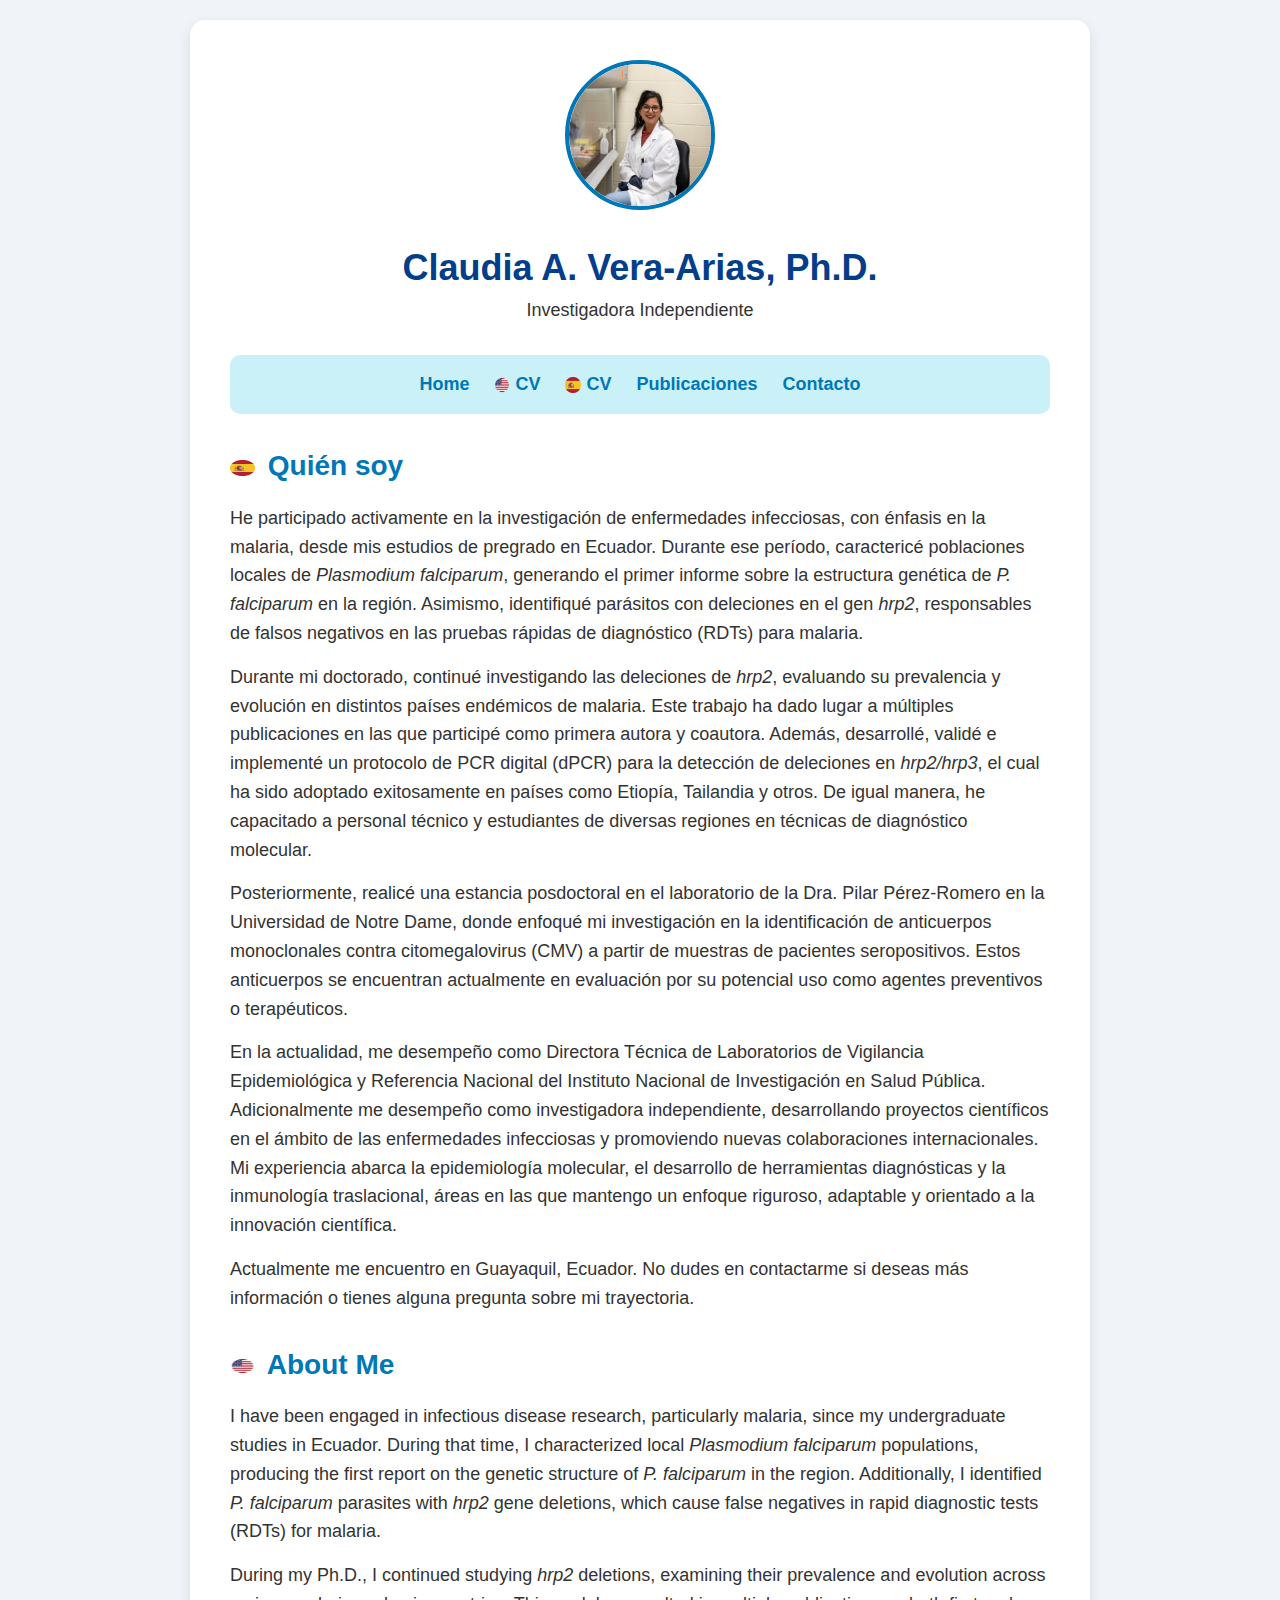
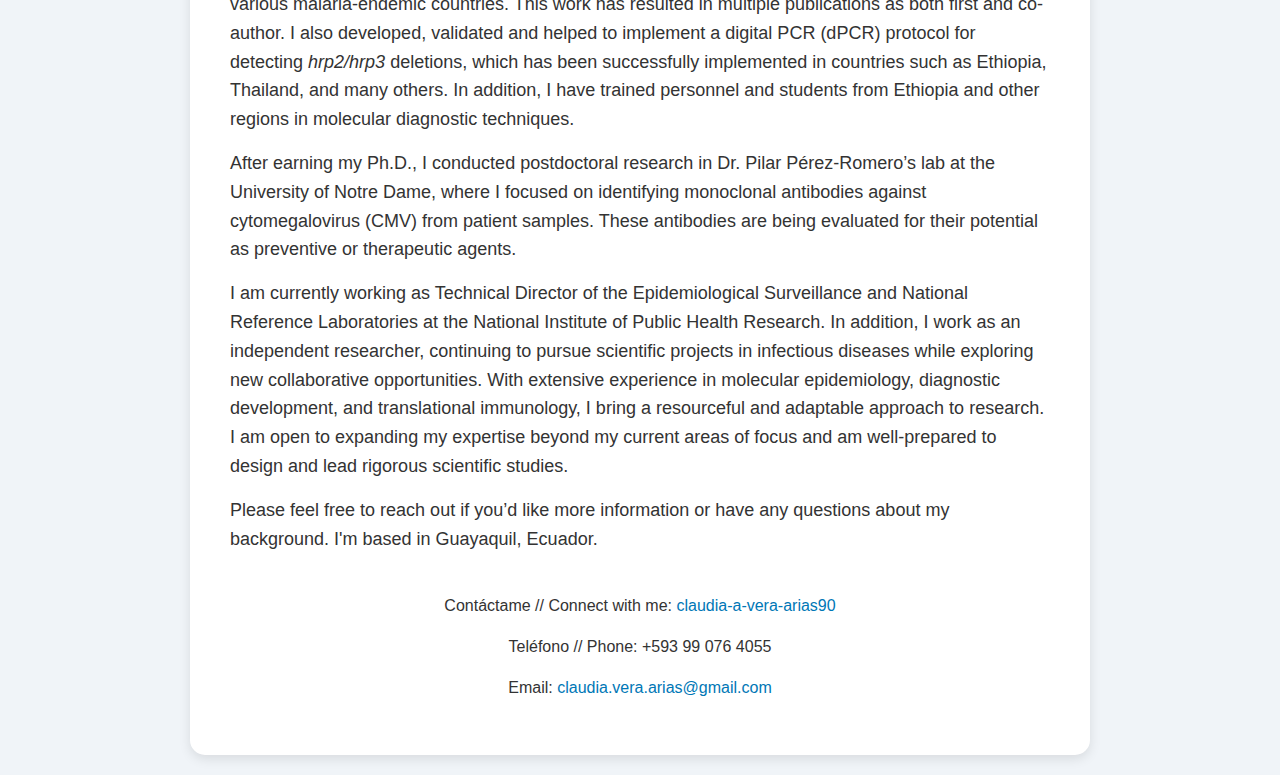
<file: index.html>
<!DOCTYPE html>
<html lang="en">
<head>
  <meta charset="UTF-8" />
  <meta name="viewport" content="width=device-width, initial-scale=1.0" />
  <title>Claudia A. Vera-Arias, Ph.D.</title>
  <style>
    /* Reset básico */
    * {
      margin: 0;
      padding: 0;
      box-sizing: border-box;
    }

    body {
      font-family: "Segoe UI", Tahoma, Geneva, Verdana, sans-serif;
      font-size: 18px;
      line-height: 1.6;
      background-color: #f0f4f8;
      color: #333;
      padding: 20px;
    }

    .container {
      max-width: 900px;
      margin: auto;
      background: #fff;
      padding: 40px;
      border-radius: 15px;
      box-shadow: 0 4px 12px rgba(0, 0, 0, 0.1);
    }

    header {
      text-align: center;
      margin-bottom: 30px;
    }

    header img {
      width: 150px;
      height: 150px;
      object-fit: cover;
      border-radius: 50%;
      border: 4px solid #0077b6;
      margin-bottom: 20px;
    }

    h1 {
      font-size: 36px;
      color: #023e8a;
    }

    h2 {
      font-size: 28px;
      margin-top: 30px;
      margin-bottom: 15px;
      color: #0077b6;
    }

    p {
      margin-bottom: 15px;
    }

    nav {
      display: flex;
      justify-content: center;
      gap: 25px;
      margin-bottom: 30px;
      background-color: #caf0f8;
      padding: 15px;
      border-radius: 10px;
      flex-wrap: wrap;
    }

    nav a {
      text-decoration: none;
      color: #0077b6;
      font-weight: bold;
      font-size: 18px;
      transition: color 0.3s ease;
    }

    nav a:hover {
      color: #03045e;
    }

    footer {
      margin-top: 40px;
      text-align: center;
      font-size: 16px;
    }

    footer a {
      color: #0077b6;
      text-decoration: none;
    }

    footer a:hover {
      text-decoration: underline;
    }

    /* --------- Responsive design for small screens --------- */
    @media (max-width: 600px) {
      body {
        padding: 10px;
        font-size: 16px;
      }

      .container {
        padding: 20px;
      }

      nav {
        flex-direction: column;
        align-items: center;
        gap: 12px;
      }

      nav a {
        font-size: 16px;
      }

      header img {
        width: 120px;
        height: 120px;
      }

      h1 {
        font-size: 28px;
      }

      h2 {
        font-size: 22px;
      }
    }
  </style>
</head>
<body>
  <div class="container">
    <header>
      <img src="ClaudiaVeraArias.jpg" alt="Claudia A. Vera-Arias, Ph.D. photo">
      <h1>Claudia A. Vera-Arias, Ph.D.</h1>
      <p>Investigadora Independiente</p>
    </header>

    <nav>
      <a href="index.html">Home</a>
      <a href="cv.html">
    <img src="US-flag.png" alt="English" style="width:16px; vertical-align:middle;"> CV
  </a>
  <a href="cv-español.html">
    <img src="SP-flag.png" alt="Español" style="width:16px; vertical-align:middle;"> CV
  </a>
      <a href="publications.html">Publicaciones</a>
      <a href="contact.html">Contacto</a>
    </nav>

    <section>
      <h2><img src="SP-flag.png" alt="Español" width="25" height="16" style="vertical-align: middle; margin-right: 5px;"> Quién soy</h2> 
      
      <p>He participado activamente en la investigación de enfermedades infecciosas, con énfasis en la malaria, desde mis estudios de pregrado en Ecuador. Durante ese período, caractericé poblaciones locales de <em>Plasmodium falciparum</em>, generando el primer informe sobre la estructura genética de <em>P. falciparum</em> en la región. Asimismo, identifiqué parásitos con deleciones en el gen <em>hrp2</em>, responsables de falsos negativos en las pruebas rápidas de diagnóstico (RDTs) para malaria.</p>

      <p>Durante mi doctorado, continué investigando las deleciones de <em>hrp2</em>, evaluando su prevalencia y evolución en distintos países endémicos de malaria. Este trabajo ha dado lugar a múltiples publicaciones en las que participé como primera autora y coautora. Además, desarrollé, validé e implementé un protocolo de PCR digital (dPCR) para la detección de deleciones en <em>hrp2/hrp3</em>, el cual ha sido adoptado exitosamente en países como Etiopía, Tailandia y otros. De igual manera, he capacitado a personal técnico y estudiantes de diversas regiones en técnicas de diagnóstico molecular.</p>

      <p>Posteriormente, realicé una estancia posdoctoral en el laboratorio de la Dra. Pilar Pérez-Romero en la Universidad de Notre Dame, donde enfoqué mi investigación en la identificación de anticuerpos monoclonales contra citomegalovirus (CMV) a partir de muestras de pacientes seropositivos. Estos anticuerpos se encuentran actualmente en evaluación por su potencial uso como agentes preventivos o terapéuticos.</p>

      <p>En la actualidad, me desempeño como Directora Técnica de Laboratorios de Vigilancia Epidemiológica y Referencia Nacional del Instituto Nacional de Investigación en Salud Pública. Adicionalmente me desempeño como investigadora independiente, desarrollando proyectos científicos en el ámbito de las enfermedades infecciosas y promoviendo nuevas colaboraciones internacionales. Mi experiencia abarca la epidemiología molecular, el desarrollo de herramientas diagnósticas y la inmunología traslacional, áreas en las que mantengo un enfoque riguroso, adaptable y orientado a la innovación científica.</p>

      <p>Actualmente me encuentro en Guayaquil, Ecuador. No dudes en contactarme si deseas más información o tienes alguna pregunta sobre mi trayectoria.</p> 
        
      <h2><img src="US-flag.png" alt="English" width="25" height="16" style="vertical-align: middle; margin-right: 5px;"> About Me</h2>
      
      <p>I have been engaged in infectious disease research, particularly malaria, since my undergraduate studies in Ecuador. During that time, I characterized local <em>Plasmodium falciparum</em> populations, producing the first report on the genetic structure of <em>P. falciparum</em> in the region. Additionally, I identified <em>P. falciparum</em> parasites with <em>hrp2</em> gene deletions, which cause false negatives in rapid diagnostic tests (RDTs) for malaria.</p>

      <p>During my Ph.D., I continued studying <em>hrp2</em> deletions, examining their prevalence and evolution across various malaria-endemic countries. This work has resulted in multiple publications as both first and co-author. I also developed, validated and helped to implement a digital PCR (dPCR) protocol for detecting <em>hrp2/hrp3</em> deletions, which has been successfully implemented in countries such as Ethiopia, Thailand, and many others. In addition, I have trained personnel and students from Ethiopia and other regions in molecular diagnostic techniques.</p>

      <p>After earning my Ph.D., I conducted postdoctoral research in Dr. Pilar Pérez-Romero’s lab at the University of Notre Dame, where I focused on identifying monoclonal antibodies against cytomegalovirus (CMV) from patient samples. These antibodies are being evaluated for their potential as preventive or therapeutic agents.</p>

      <p>I am currently working as Technical Director of the Epidemiological Surveillance and National Reference Laboratories at the National Institute of Public Health Research. In addition, I work as an independent researcher, continuing to pursue scientific projects in infectious diseases while exploring new collaborative opportunities. With extensive experience in molecular epidemiology, diagnostic development, and translational immunology, I bring a resourceful and adaptable approach to research. I am open to expanding my expertise beyond my current areas of focus and am well-prepared to design and lead rigorous scientific studies.</p>

      <p>Please feel free to reach out if you’d like more information or have any questions about my background. I'm based in Guayaquil, Ecuador.</p>
    </section>

    <footer>
      <p>Contáctame // Connect with me:
        <a href="https://www.linkedin.com/in/claudia-a-vera-arias90/" target="_blank">claudia-a-vera-arias90</a>
      </p>
      <p>Teléfono // Phone: +593 99 076 4055</p>
      </p>
      <p>Email: <a href="mailto:claudia.vera.arias@gmail.com">claudia.vera.arias@gmail.com</a></p>
    </footer>
  </div>
</body>
</html>
</file>
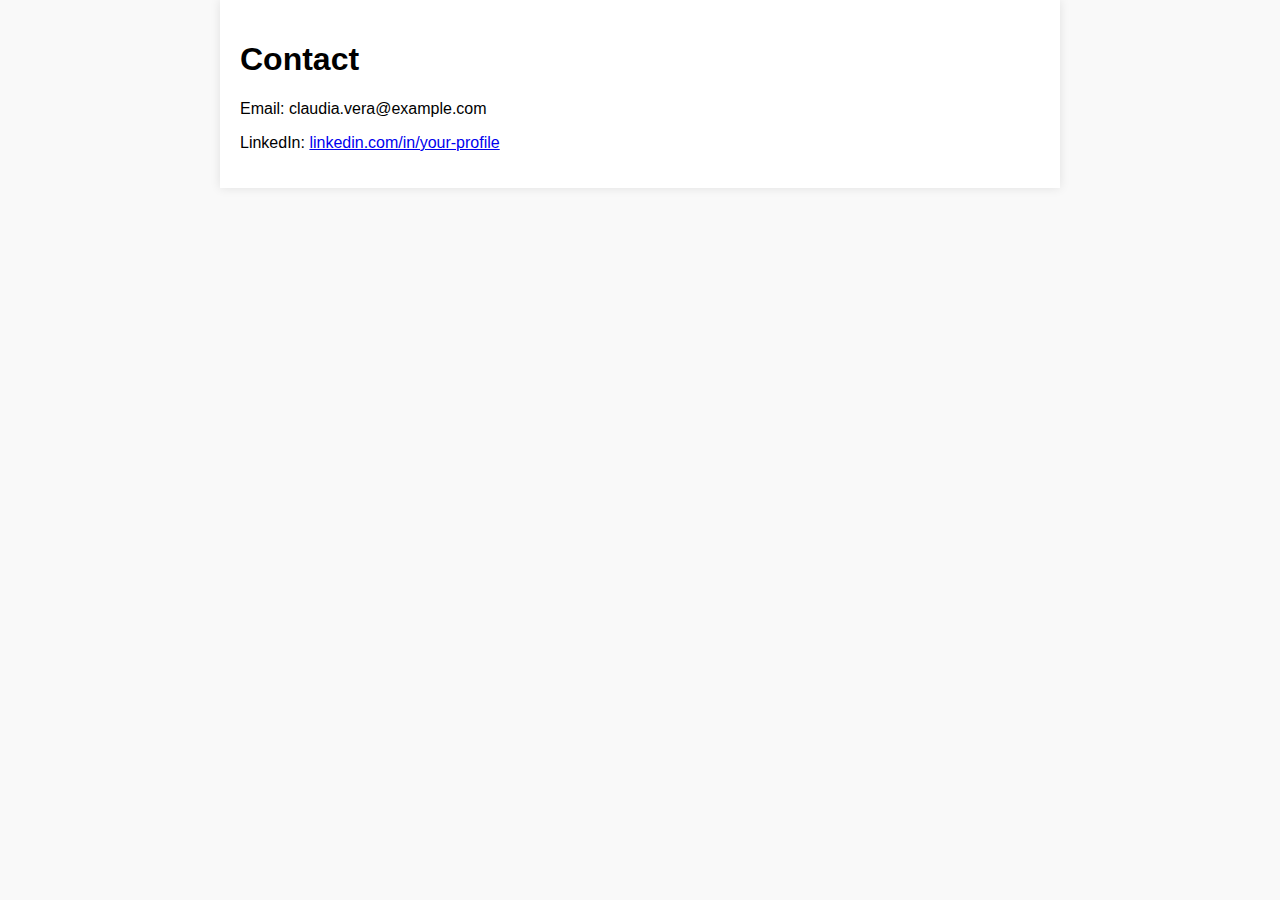
<file: contact.html>
<!DOCTYPE html>
<html>
<head><title>Contact - Claudia Vera Arias</title><link rel="stylesheet" href="style.css"></head>
<body>
<div class="container">
    <h1>Contact</h1>
    <p>Email: claudia.vera@example.com</p>
    <p>LinkedIn: <a href="https://www.linkedin.com/in/your-profile" target="_blank">linkedin.com/in/your-profile</a></p>
</div>
</body>
</html>
</file>
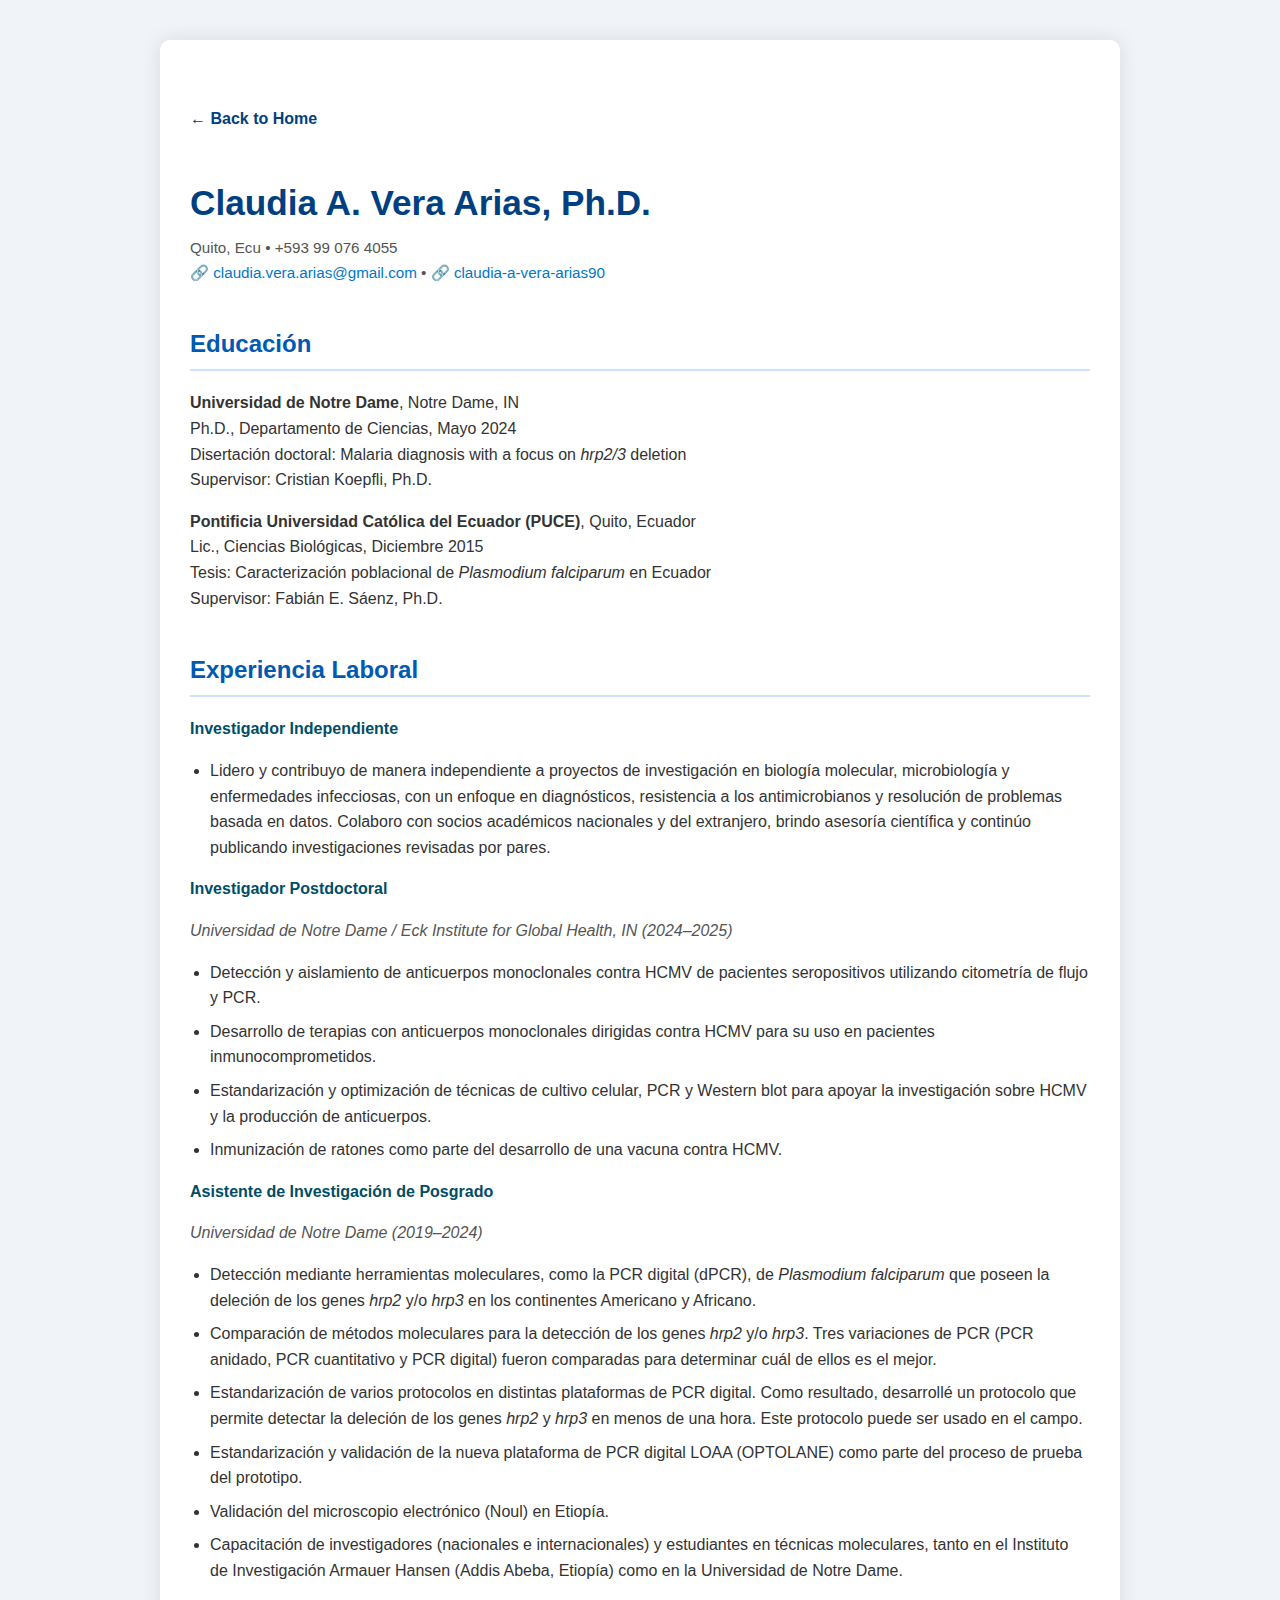
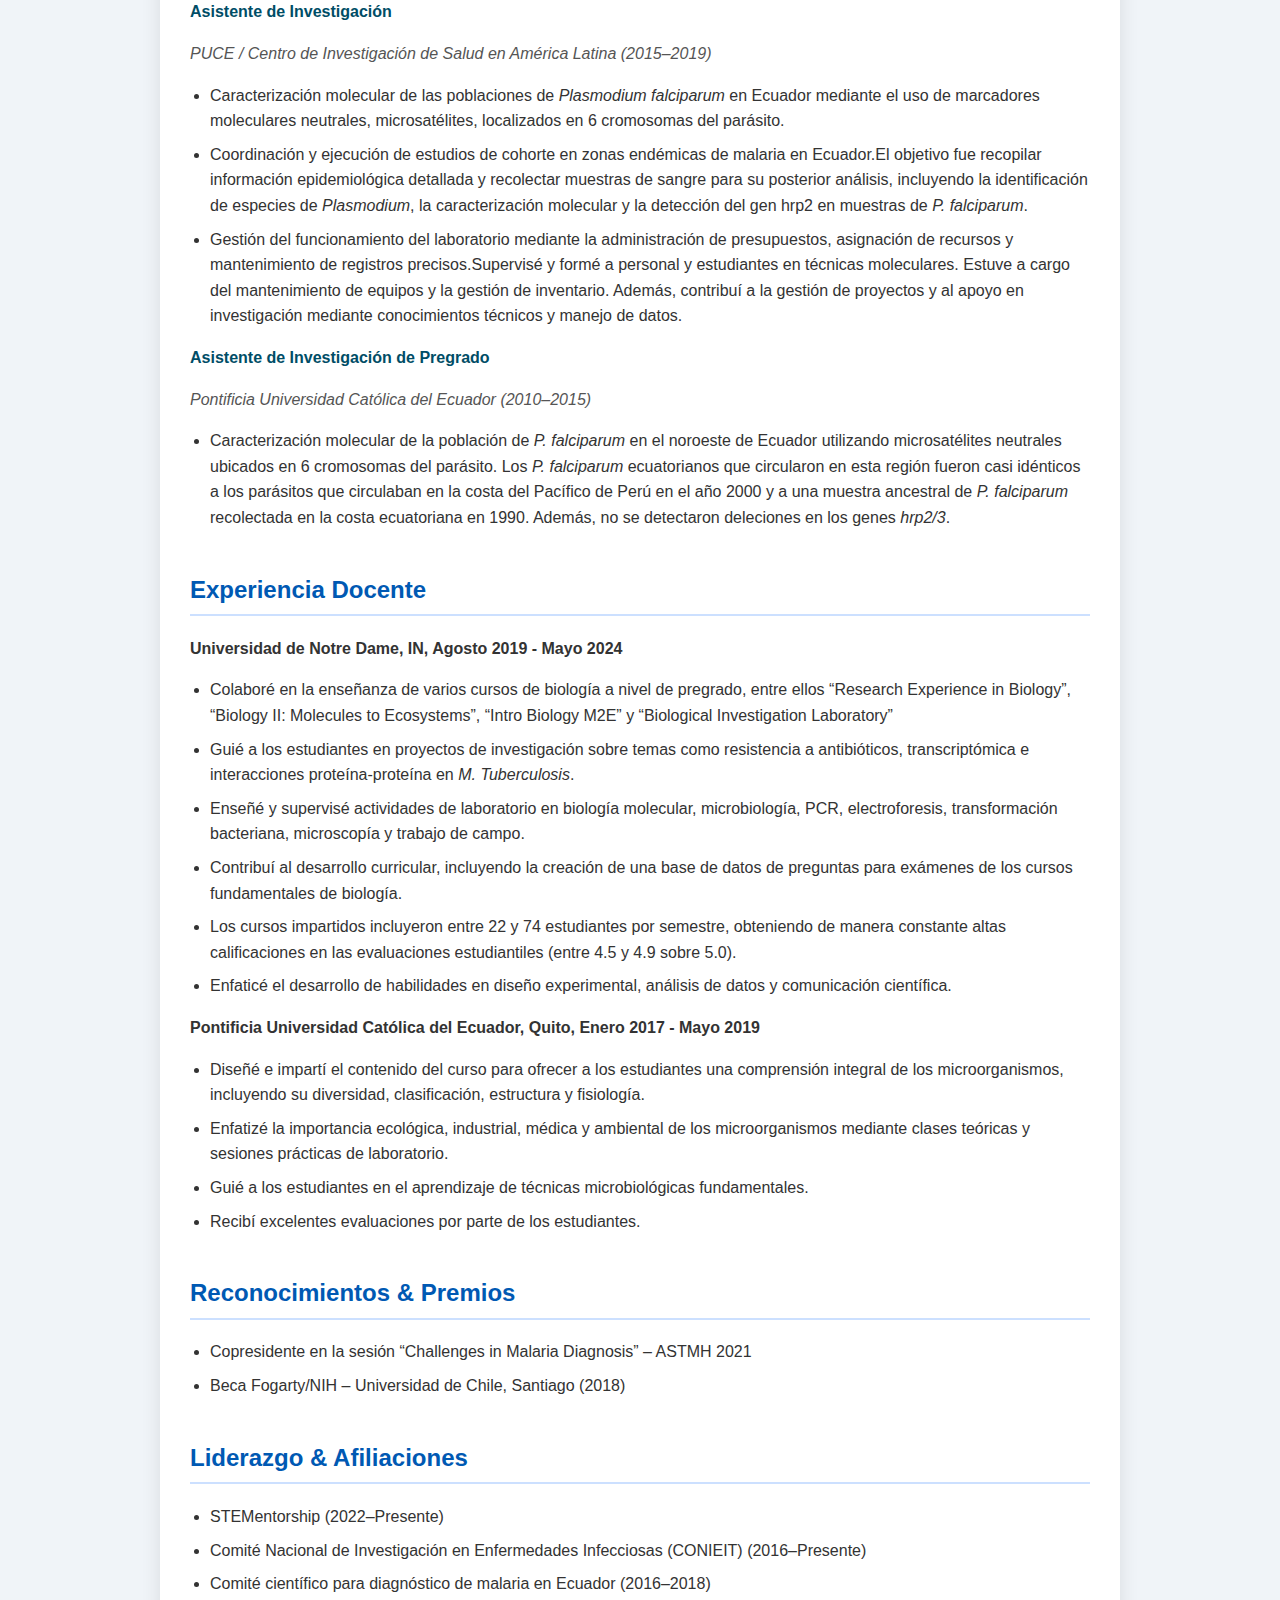
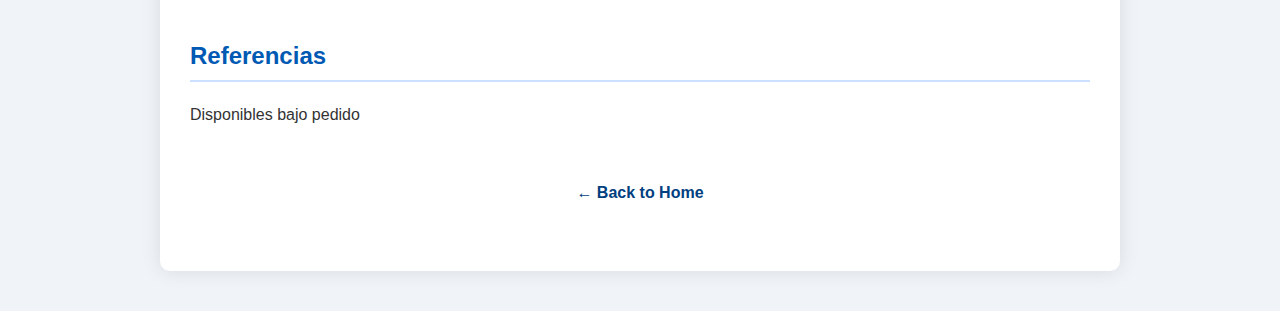
<file: cv-español.html>
<!DOCTYPE html>
<html lang="es">
<head>
  <meta charset="UTF-8" />
  <meta name="viewport" content="width=device-width, initial-scale=1.0"/>
  <title>Claudia A. Vera Arias, Ph.D - CV en Español</title>
  <style>
    body {
      font-family: 'Segoe UI', Tahoma, Geneva, Verdana, sans-serif;
      line-height: 1.6;
      margin: 0;
      background: #f0f4f8;
      color: #333;
    }

    .wrapper {
      max-width: 900px;
      margin: 40px auto;
      padding: 30px;
      background: #ffffff;
      border-radius: 10px;
      box-shadow: 0 0 20px rgba(0,0,0,0.1);
    }

    h1 {
      font-size: 2.2em;
      color: #004080;
      margin-bottom: 5px;
    }

    h2 {
      color: #0059b3;
      border-bottom: 2px solid #cce0ff;
      padding-bottom: 5px;
      margin-top: 40px;
    }

    h3 {
      color: #336699;
    }

    .contact {
      font-size: 0.95em;
      margin-bottom: 1.5em;
      color: #555;
    }

    a {
      color: #0077cc;
      text-decoration: none;
    }

    a:hover {
      text-decoration: underline;
    }

    .section {
      margin-bottom: 2em;
    }

    .position {
      font-weight: bold;
      color: #004d66;
    }

    .institution {
      font-style: italic;
      color: #555;
      margin-bottom: 0.5em;
    }

    ul {
      padding-left: 20px;
    }

    li {
      margin-bottom: 8px;
    }

    .back-home {
      display: inline-block;
      margin: 20px 0;
      color: #004080;
      font-weight: bold;
      text-decoration: none;
    }

    .back-home:hover {
      text-decoration: underline;
    }

    .contact a::before {
      content: '🔗 ';
    }
  </style>
</head>
<body>
  <div class="wrapper">
    <!-- Back to Home Link (Top) -->
    <p><a href="index.html" class="back-home">← Back to Home</a></p>

    <h1>Claudia A. Vera Arias, Ph.D.</h1>
    <div class="contact">
      Quito, Ecu • +593 99 076 4055<br>
      <a href="mailto:claudia.vera.arias@gmail.com">claudia.vera.arias@gmail.com</a> •
      <a href="https://linkedin.com/in/claudia-a-vera-arias90" target="_blank">claudia-a-vera-arias90</a>
    </div>

    <div class="section">
      <h2>Educación</h2>
      <p><strong>Universidad de Notre Dame</strong>, Notre Dame, IN<br>
      Ph.D., Departamento de Ciencias, Mayo 2024<br>
      Disertación doctoral: Malaria diagnosis with a focus on <em>hrp2/3</em> deletion<br>
      Supervisor: Cristian Koepfli, Ph.D.</p>

      <p><strong>Pontificia Universidad Católica del Ecuador (PUCE)</strong>, Quito, Ecuador<br>
      Lic., Ciencias Biológicas, Diciembre 2015<br>
      Tesis: Caracterización poblacional de <em>Plasmodium falciparum</em> en Ecuador<br>
      Supervisor: Fabián E. Sáenz, Ph.D.</p>
    </div>

    <div class="section">
      <h2>Experiencia Laboral</h2>
      <p class="position">Investigador Independiente</p>
      <ul>
        <li>Lidero y contribuyo de manera independiente a proyectos de investigación en biología molecular, microbiología y enfermedades infecciosas, con un enfoque en diagnósticos, resistencia a los antimicrobianos y resolución de problemas basada en datos. Colaboro con socios académicos nacionales y del extranjero, brindo asesoría científica y continúo publicando investigaciones revisadas por pares.</li>
      </ul>
      
      <p class="position">Investigador Postdoctoral</p>
      <p class="institution">Universidad de Notre Dame / Eck Institute for Global Health, IN (2024–2025)</p>
      <ul>
        <li>Detección y aislamiento de anticuerpos monoclonales contra HCMV de pacientes seropositivos utilizando citometría de flujo y PCR.</li>
        <li>Desarrollo de terapias con anticuerpos monoclonales dirigidas contra HCMV para su uso en pacientes inmunocomprometidos.</li>
        <li>Estandarización y optimización de técnicas de cultivo celular, PCR y Western blot para apoyar la investigación sobre HCMV y la producción de anticuerpos.</li>
        <li>Inmunización de ratones como parte del desarrollo de una vacuna contra HCMV.</li>
      </ul>

      <p class="position">Asistente de Investigación de Posgrado</p>
      <p class="institution">Universidad de Notre Dame (2019–2024)</p>
      <ul>
        <li>Detección mediante herramientas moleculares, como la PCR digital (dPCR), de <em>Plasmodium falciparum</em> que poseen la deleción de los genes <em>hrp2</em> y/o <em>hrp3</em> en los continentes Americano y Africano.</li>
        <li>Comparación de métodos moleculares para la detección de los genes <em>hrp2</em> y/o <em>hrp3</em>. Tres variaciones de PCR (PCR anidado, PCR cuantitativo y PCR digital) fueron comparadas para determinar cuál de ellos es el mejor.</li>
        <li>Estandarización de varios protocolos en distintas plataformas de PCR digital. Como resultado, desarrollé un protocolo que permite detectar la deleción de los genes <em>hrp2</em> y <em>hrp3</em> en menos de una hora. Este protocolo puede ser usado en el campo.</li>
        <li>Estandarización y validación de la nueva plataforma de PCR digital LOAA (OPTOLANE) como parte del proceso de prueba del prototipo.</li>
        <li>Validación del microscopio electrónico (Noul) en Etiopía.</li>
        <li>Capacitación de investigadores (nacionales e internacionales) y estudiantes en técnicas moleculares, tanto en el Instituto de Investigación Armauer Hansen (Addis Abeba, Etiopía) como en la Universidad de Notre Dame.</li>
      </ul>

      <p class="position">Asistente de Investigación</p>
      <p class="institution">PUCE / Centro de Investigación de Salud en América Latina (2015–2019)</p>
      <ul>
        <li>Caracterización molecular de las poblaciones de <em>Plasmodium falciparum</em> en Ecuador mediante el uso de marcadores moleculares neutrales, microsatélites, localizados en 6 cromosomas del parásito.</li>
        <li>Coordinación y ejecución de estudios de cohorte en zonas endémicas de malaria en Ecuador.El objetivo fue recopilar información epidemiológica detallada y recolectar muestras de sangre para su posterior análisis, 
          incluyendo la identificación de especies de <em>Plasmodium</em>, la caracterización molecular y la detección del gen hrp2 en muestras de <em>P. falciparum</em>.</li>
        <li>Gestión del funcionamiento del laboratorio mediante la administración de presupuestos, asignación de recursos y mantenimiento de registros precisos.Supervisé y formé a personal y estudiantes en técnicas moleculares. 
          Estuve a cargo del mantenimiento de equipos y la gestión de inventario. 
          Además, contribuí a la gestión de proyectos y al apoyo en investigación mediante conocimientos técnicos y manejo de datos.</li>
      </ul>

      <p class="position">Asistente de Investigación de Pregrado</p>
      <p class="institution">Pontificia Universidad Católica del Ecuador (2010–2015)</p>
      <ul>
        <li>Caracterización molecular de la población de <em>P. falciparum</em> en el noroeste de Ecuador utilizando microsatélites neutrales ubicados en 6 cromosomas del parásito. Los <em>P. falciparum</em> ecuatorianos que circularon en esta región fueron casi idénticos a los parásitos que circulaban en la costa del Pacífico de Perú en el año 2000 y a una muestra ancestral de <em>P. falciparum</em> 
          recolectada en la costa ecuatoriana en 1990. 
          Además, no se detectaron deleciones en los genes <em>hrp2/3</em>.</li>
      </ul>
    </div>

    <div class="section">
      <h2>Experiencia Docente</h2>
      <p><strong>Universidad de Notre Dame, IN, Agosto 2019 - Mayo 2024</strong></p>
      <ul>
        <li>Colaboré en la enseñanza de varios cursos de biología a nivel de pregrado, entre ellos “Research Experience in Biology”, 
          “Biology II: Molecules to Ecosystems”, “Intro Biology M2E” y “Biological Investigation Laboratory”</li>
        <li>Guié a los estudiantes en proyectos de investigación sobre temas como resistencia a antibióticos, transcriptómica e interacciones proteína-proteína en <em>M. Tuberculosis</em>.</li>
        <li>Enseñé y supervisé actividades de laboratorio en biología molecular, microbiología, PCR, electroforesis, transformación bacteriana, microscopía y trabajo de campo.</li>
        <li>Contribuí al desarrollo curricular, incluyendo la creación de una base de datos de preguntas para exámenes de los cursos fundamentales de biología.</li>
        <li>Los cursos impartidos incluyeron entre 22 y 74 estudiantes por semestre, obteniendo de manera constante altas 
          calificaciones en las evaluaciones estudiantiles (entre 4.5 y 4.9 sobre 5.0).</li>
        <li>Enfaticé el desarrollo de habilidades en diseño experimental, análisis de datos y comunicación científica.</li>
      </ul>
      <p><strong>Pontificia Universidad Católica del Ecuador, Quito, Enero 2017 - Mayo 2019</strong></p>
      <ul>
        <li>Diseñé e impartí el contenido del curso para ofrecer a los estudiantes una 
          comprensión integral de los microorganismos, incluyendo su diversidad, clasificación, estructura y fisiología.</li>
        <li>Enfatizé la importancia ecológica, industrial, médica y ambiental de los microorganismos mediante clases teóricas 
          y sesiones prácticas de laboratorio.</li>
        <li>Guié a los estudiantes en el aprendizaje de técnicas microbiológicas fundamentales.</li>
        <li>Recibí excelentes evaluaciones por parte de los estudiantes.</li>
      </ul>
    </div>

    <div class="section">
      <h2>Reconocimientos & Premios</h2>
      <ul>
        <li>Copresidente en la sesión “Challenges in Malaria Diagnosis” – ASTMH 2021</li>
        <li>Beca Fogarty/NIH – Universidad de Chile, Santiago (2018)</li>
      </ul>
    </div>

    <div class="section">
      <h2>Liderazgo & Afiliaciones</h2>
      <ul>
        <li>STEMentorship (2022–Presente)</li>
        <li>Comité Nacional de Investigación en Enfermedades Infecciosas (CONIEIT) (2016–Presente)</li>
        <li>Comité científico para diagnóstico de malaria en Ecuador (2016–2018)</li>
      </ul>
    </div>

    <div class="section">
      <h2>Referencias</h2>
      <p>Disponibles bajo pedido</p>
    </div>

    <!-- Back to Home Link (Bottom) -->
    <p style="text-align: center;"><a href="index.html" class="back-home">← Back to Home</a></p>
  </div>
</body>
</html>
</file>
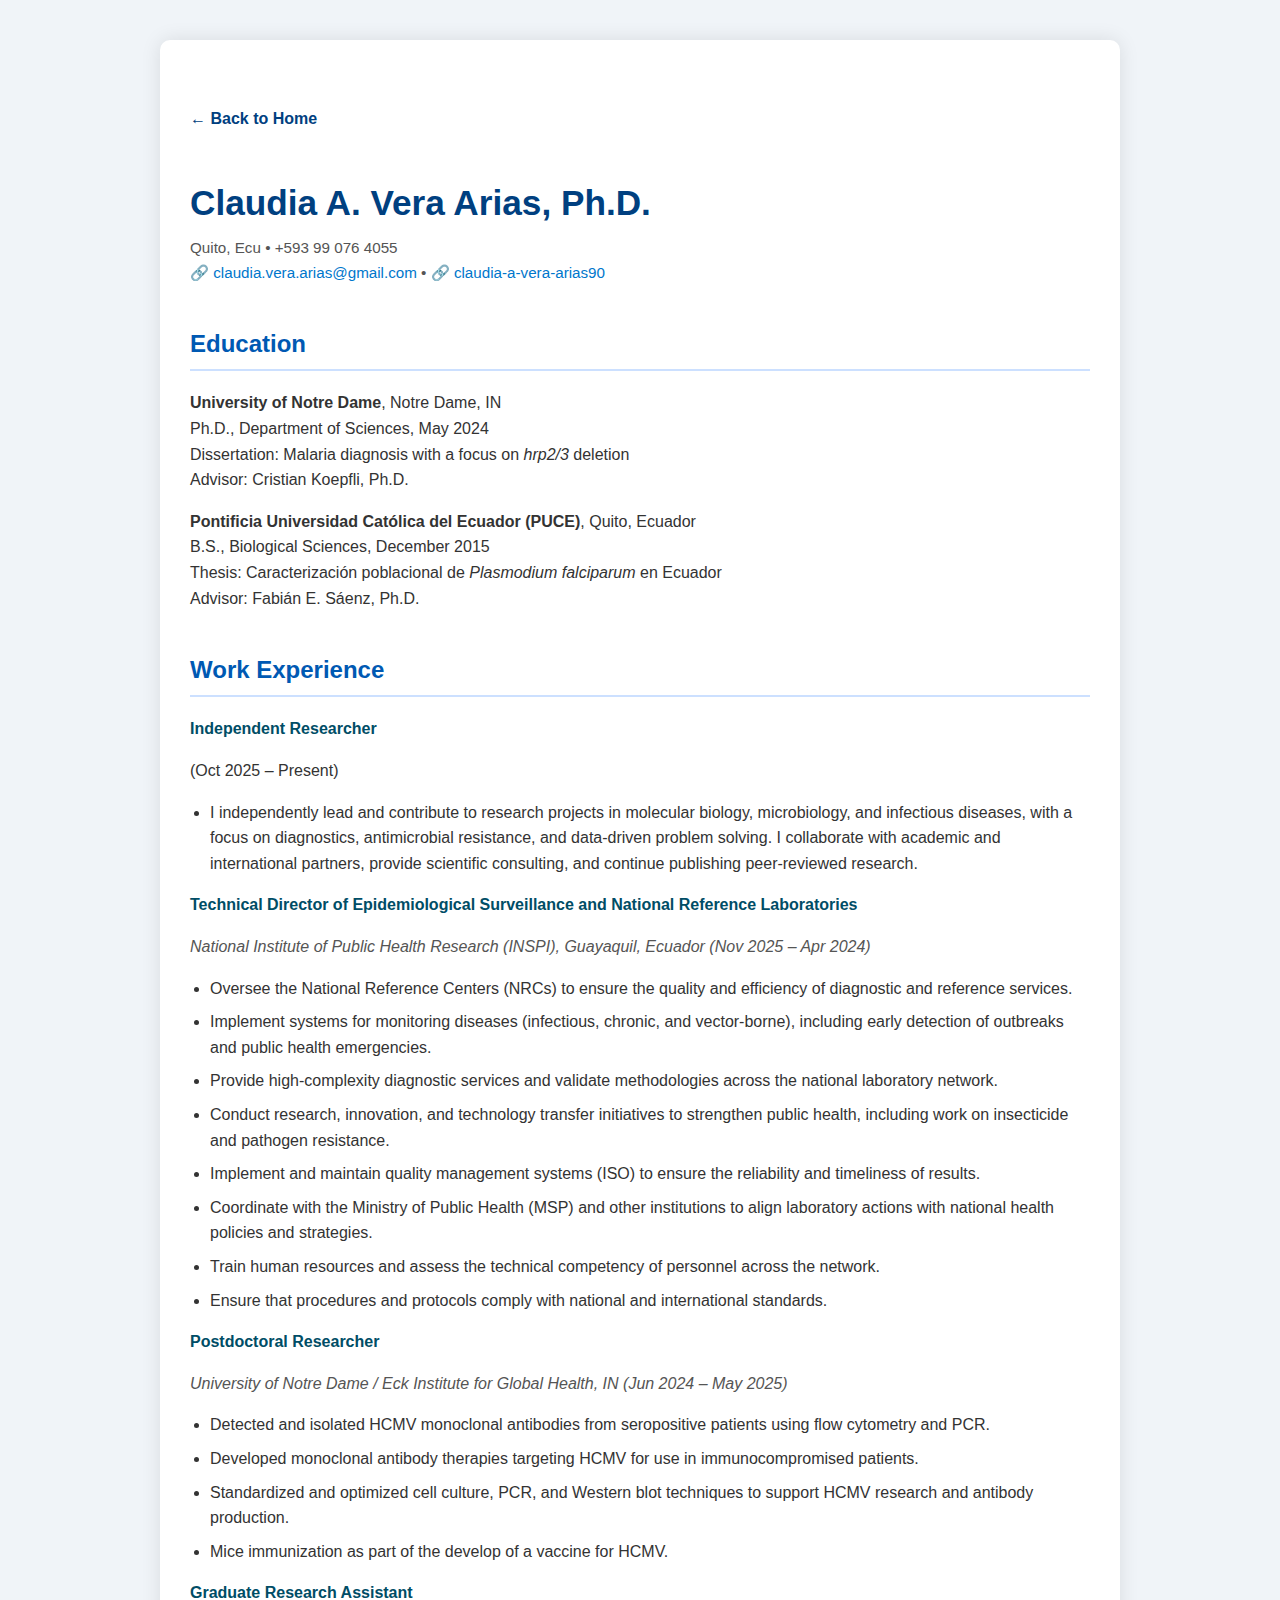
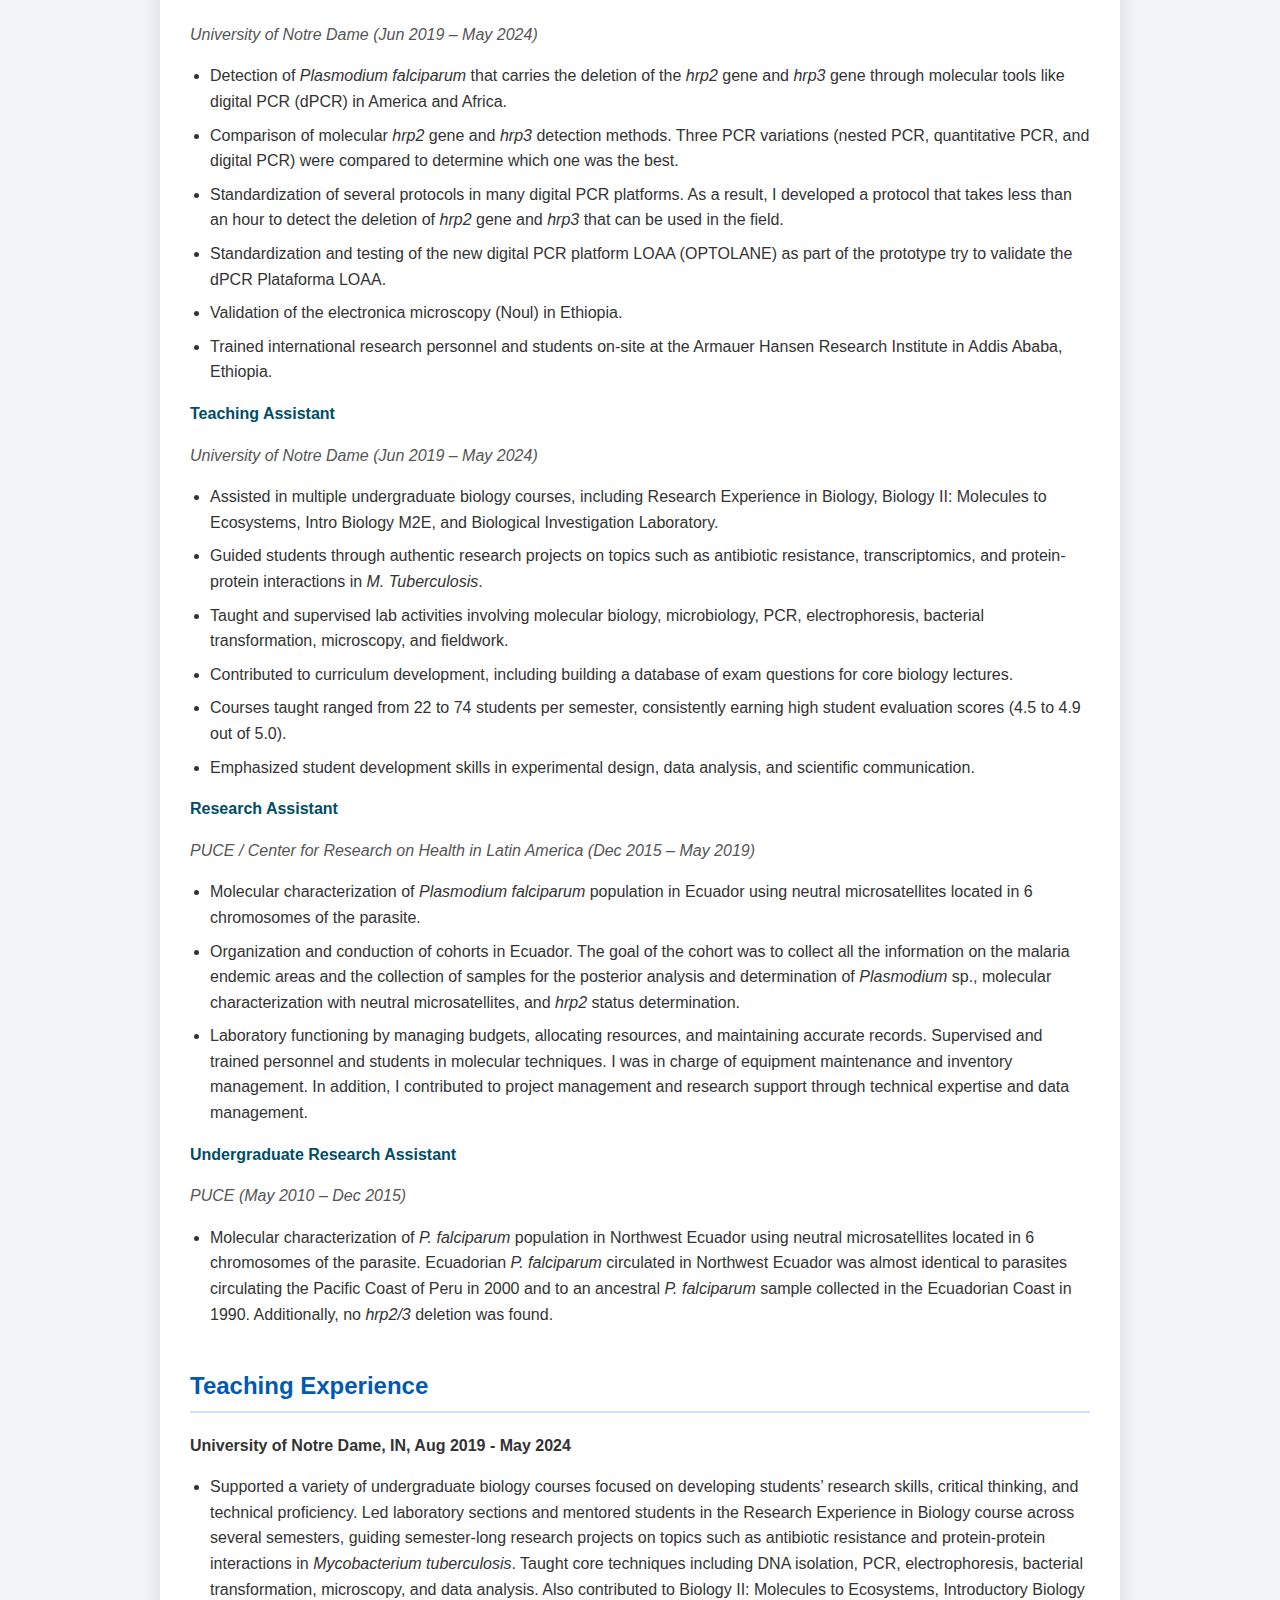
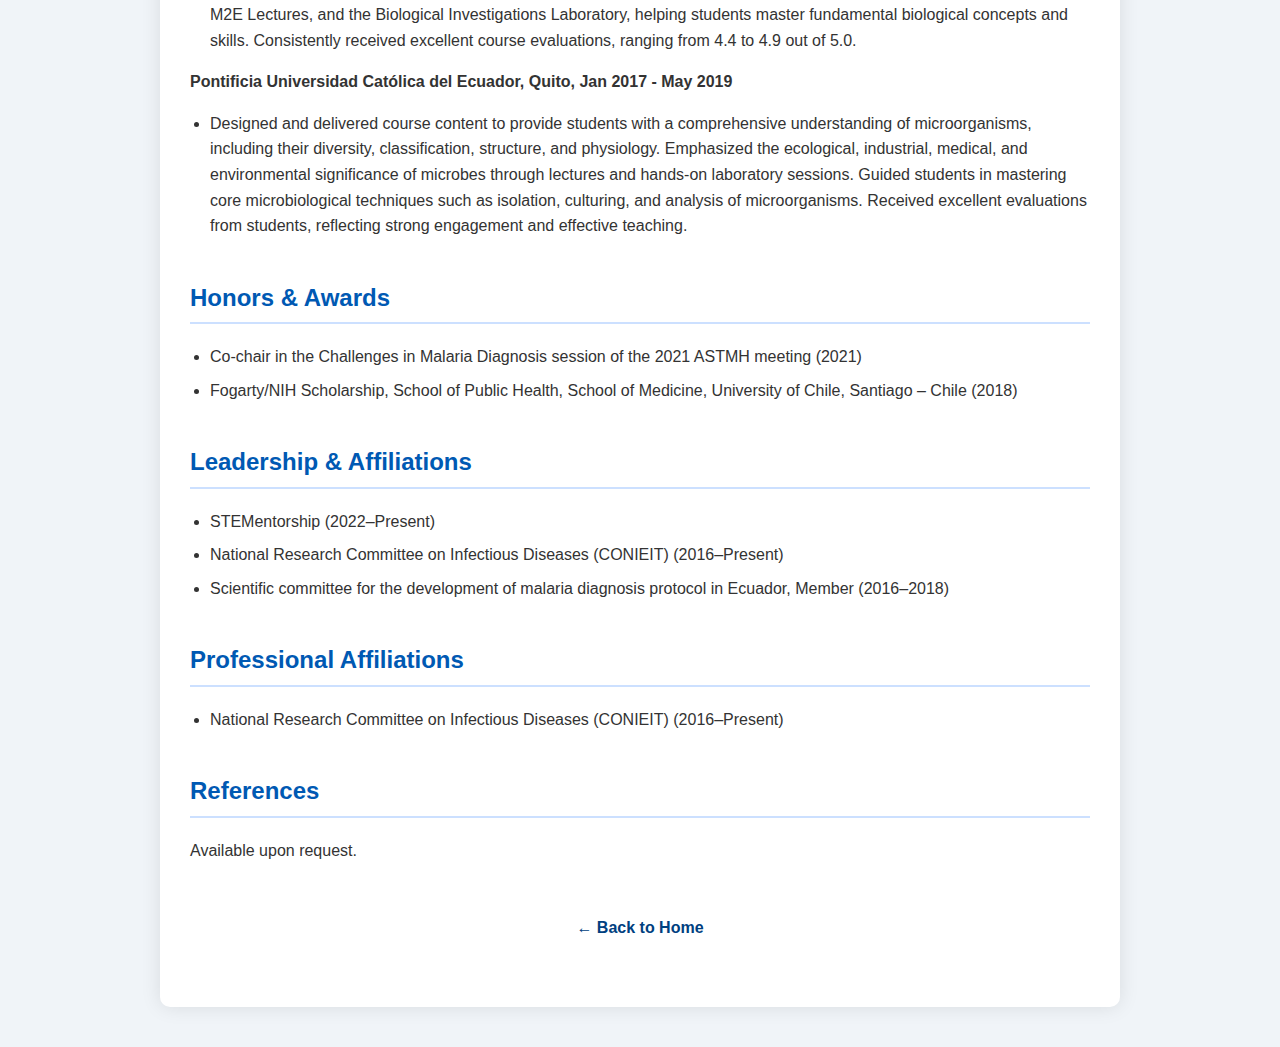
<file: cv.html>
<!DOCTYPE html>
<html lang="en">
<head>
  <meta charset="UTF-8" />
  <meta name="viewport" content="width=device-width, initial-scale=1.0"/>
  <title>Claudia A. Vera Arias, Ph.D - CV</title>
  <style>
    body {
      font-family: 'Segoe UI', Tahoma, Geneva, Verdana, sans-serif;
      line-height: 1.6;
      margin: 0;
      background: #f0f4f8;
      color: #333;
    }

    .wrapper {
      max-width: 900px;
      margin: 40px auto;
      padding: 30px;
      background: #ffffff;
      border-radius: 10px;
      box-shadow: 0 0 20px rgba(0,0,0,0.1);
    }

    h1 {
      font-size: 2.2em;
      color: #004080;
      margin-bottom: 5px;
    }

    h2 {
      color: #0059b3;
      border-bottom: 2px solid #cce0ff;
      padding-bottom: 5px;
      margin-top: 40px;
    }

    h3 {
      color: #336699;
    }

    .contact {
      font-size: 0.95em;
      margin-bottom: 1.5em;
      color: #555;
    }

    a {
      color: #0077cc;
      text-decoration: none;
    }

    a:hover {
      text-decoration: underline;
    }

    .section {
      margin-bottom: 2em;
    }

    .position {
      font-weight: bold;
      color: #004d66;
    }

    .institution {
      font-style: italic;
      color: #555;
      margin-bottom: 0.5em;
    }

    ul {
      padding-left: 20px;
    }

    li {
      margin-bottom: 8px;
    }

    .back-home {
      display: inline-block;
      margin: 20px 0;
      color: #004080;
      font-weight: bold;
      text-decoration: none;
    }

    .back-home:hover {
      text-decoration: underline;
    }

    .contact a::before {
      content: '🔗 ';
    }
  </style>
</head>
<body>
  <div class="wrapper">
    <!-- Back to Home Link (Top) -->
    <p><a href="index.html" class="back-home">← Back to Home</a></p>

    <h1>Claudia A. Vera Arias, Ph.D.</h1>
    <div class="contact">
     Quito, Ecu • +593 99 076 4055<br>
      <a href="mailto:claudia.vera.arias@gmail.com">claudia.vera.arias@gmail.com</a> •
      <a href="https://linkedin.com/in/claudia-a-vera-arias90" target="_blank">claudia-a-vera-arias90</a>
    </div>

    <div class="section">
      <h2>Education</h2>
      <p><strong>University of Notre Dame</strong>, Notre Dame, IN<br>
      Ph.D., Department of Sciences, May 2024<br>
      Dissertation: Malaria diagnosis with a focus on <em>hrp2/3</em> deletion<br>
      Advisor: Cristian Koepfli, Ph.D.</p>

      <p><strong>Pontificia Universidad Católica del Ecuador (PUCE)</strong>, Quito, Ecuador<br>
      B.S., Biological Sciences, December 2015<br>
      Thesis: Caracterización poblacional de <em>Plasmodium falciparum</em> en Ecuador<br>
      Advisor: Fabián E. Sáenz, Ph.D.</p>
    </div>

    <div class="section">
      <h2>Work Experience</h2>
     
      <p class="position">Independent Researcher</p>
      <p class="Independent">(Oct 2025 – Present)</p>
      <ul>
        <li>I independently lead and contribute to research projects in molecular biology, microbiology, and infectious diseases, with a focus on diagnostics, antimicrobial resistance, and data-driven problem solving. I collaborate with academic and international partners, provide scientific consulting, and continue publishing peer-reviewed research.</li>
      </ul>
      
      <p class="position">Technical Director of Epidemiological Surveillance and National Reference Laboratories</p>
      <p class="institution">National Institute of Public Health Research (INSPI), Guayaquil, Ecuador (Nov 2025 – Apr 2024)</p>
      <ul>
        <li>Oversee the National Reference Centers (NRCs) to ensure the quality and efficiency of diagnostic and reference services.</li>
        <li>Implement systems for monitoring diseases (infectious, chronic, and vector-borne), including early detection of outbreaks and public health emergencies.</li>
        <li>Provide high-complexity diagnostic services and validate methodologies across the national laboratory network.</li>
        <li>Conduct research, innovation, and technology transfer initiatives to strengthen public health, including work on insecticide and pathogen resistance.</li>
        <li>Implement and maintain quality management systems (ISO) to ensure the reliability and timeliness of results.</li>
        <li>Coordinate with the Ministry of Public Health (MSP) and other institutions to align laboratory actions with national health policies and strategies.</li>
        <li>Train human resources and assess the technical competency of personnel across the network.</li>
        <li>Ensure that procedures and protocols comply with national and international standards.</li>
      </ul>

      <p class="position">Postdoctoral Researcher</p>
      <p class="institution">University of Notre Dame / Eck Institute for Global Health, IN (Jun 2024 – May 2025)</p>
      <ul>
        <li>Detected and isolated HCMV monoclonal antibodies from seropositive patients using flow cytometry and PCR.</li>
        <li>Developed monoclonal antibody therapies targeting HCMV for use in immunocompromised patients.</li>
        <li>Standardized and optimized cell culture, PCR, and Western blot techniques to support HCMV research and antibody production.</li>
        <li>Mice immunization as part of the develop of a vaccine for HCMV.</li>
      </ul>

      <p class="position">Graduate Research Assistant</p>
      <p class="institution">University of Notre Dame (Jun 2019 – May 2024)</p>
      <ul>
        <li>Detection of <em>Plasmodium falciparum</em> that carries the deletion of the <em>hrp2</em> gene and <em>hrp3</em> gene through molecular tools like digital PCR (dPCR) in America and Africa.</li>
        <li>Comparison of molecular <em>hrp2</em> gene and <em>hrp3</em> detection methods. Three PCR variations (nested PCR, quantitative PCR, and digital PCR) were compared to determine which one was the best.</li>
        <li>Standardization of several protocols in many digital PCR platforms. As a result, I developed a protocol that takes less than an hour to detect the deletion of <em>hrp2</em> gene and <em>hrp3</em> that can be used in the field.</li>
        <li>Standardization and testing of the new digital PCR platform LOAA (OPTOLANE) as part of the prototype try to validate the dPCR Plataforma LOAA.</li>
        <li>Validation of the electronica microscopy (Noul) in Ethiopia.</li>
        <li>Trained international research personnel and students on-site at the Armauer Hansen Research Institute in Addis Ababa, Ethiopia.</li>
      </ul>

            <p class="position">Teaching Assistant</p>
      <p class="institution">University of Notre Dame (Jun 2019 – May 2024)</p>
      <ul>
        <li>Assisted in multiple undergraduate biology courses, including Research Experience in Biology, Biology II: Molecules to Ecosystems, Intro Biology M2E, and Biological Investigation Laboratory.</li>
        <li>Guided students through authentic research projects on topics such as antibiotic resistance, transcriptomics, and protein-protein interactions in <em>M. Tuberculosis</em>.</li>
        <li>Taught and supervised lab activities involving molecular biology, microbiology, PCR, electrophoresis, bacterial transformation, microscopy, and fieldwork.</li>
        <li>Contributed to curriculum development, including building a database of exam questions for core biology lectures.</li>
        <li>Courses taught ranged from 22 to 74 students per semester, consistently earning high student evaluation scores (4.5 to 4.9 out of 5.0).</li>
        <li>Emphasized student development skills in experimental design, data analysis, and scientific communication.</li>
      </ul>

      <p class="position">Research Assistant</p>
      <p class="institution">PUCE / Center for Research on Health in Latin America (Dec 2015 – May 2019)</p>
      <ul>
        <li>Molecular characterization of <em>Plasmodium falciparum</em> population in Ecuador using neutral microsatellites located in 6 chromosomes of the parasite.</li>
        <li>Organization and conduction of cohorts in Ecuador. The goal of the cohort was to collect all the information on the malaria endemic areas and the collection of samples for the posterior analysis and determination of <em>Plasmodium</em> sp., molecular characterization with neutral microsatellites, and <em>hrp2</em> status determination.</li>
        <li>Laboratory functioning by managing budgets, allocating resources, and maintaining accurate records. Supervised and trained personnel and students in molecular techniques. I was in charge of equipment maintenance and inventory management. In addition, I contributed to project management and research support through technical expertise and data management.</li>
      </ul>

      <p class="position">Undergraduate Research Assistant</p>
      <p class="institution">PUCE (May 2010 – Dec 2015)</p>
      <ul>
        <li>Molecular characterization of <em>P. falciparum</em> population in Northwest Ecuador using neutral microsatellites located in 6 chromosomes of the parasite. Ecuadorian <em>P. falciparum</em> circulated in Northwest Ecuador was almost identical to parasites circulating the Pacific Coast of Peru in 2000 and to an ancestral <em>P. falciparum</em> sample collected in the Ecuadorian Coast in 1990. Additionally, no <em>hrp2/3</em> deletion was found.</li>
      </ul>
    </div>

    <div class="section">
      <h2>Teaching Experience</h2>
      <p><strong>University of Notre Dame, IN, Aug 2019 - May 2024</strong></p>
      <ul>
        <li>Supported a variety of undergraduate biology courses focused on developing students’ research skills, critical thinking, and technical proficiency. Led laboratory sections and mentored students in the Research Experience in Biology course across several semesters, guiding semester-long research projects on topics such as antibiotic resistance and protein-protein interactions in <em>Mycobacterium tuberculosis</em>. Taught core techniques including DNA isolation, PCR, electrophoresis, bacterial transformation, microscopy, and data analysis. Also contributed to Biology II: Molecules to Ecosystems, Introductory Biology M2E Lectures, and the Biological Investigations Laboratory, helping students master fundamental biological concepts and skills. Consistently received excellent course evaluations, ranging from 4.4 to 4.9 out of 5.0.</li>
      </ul>
      <p><strong>Pontificia Universidad Católica del Ecuador, Quito, Jan 2017 - May 2019</strong></p>
      <ul>
        <li>Designed and delivered course content to provide students with a comprehensive understanding of microorganisms, including their diversity, classification, structure, and physiology. Emphasized the ecological, industrial, medical, and environmental significance of microbes through lectures and hands-on laboratory sessions. Guided students in mastering core microbiological techniques such as isolation, culturing, and analysis of microorganisms. Received excellent evaluations from students, reflecting strong engagement and effective teaching.</li>
      </ul>
    </div>

    <div class="section">
      <h2>Honors & Awards</h2>
      <ul>
        <li>Co-chair in the Challenges in Malaria Diagnosis session of the 2021 ASTMH meeting (2021)</li>
        <li>Fogarty/NIH Scholarship, School of Public Health, School of Medicine, University of Chile, Santiago – Chile (2018)</li>
      </ul>
    </div>

    <div class="section">
      <h2>Leadership & Affiliations</h2>
      <ul>
        <li>STEMentorship (2022–Present)</li>
        <li>National Research Committee on Infectious Diseases (CONIEIT) (2016–Present)</li>
        <li>Scientific committee for the development of malaria diagnosis protocol in Ecuador, Member (2016–2018)</li>
      </ul>
    </div>

    <div class="section">
      <h2>Professional Affiliations</h2>
      <ul>
        <li>National Research Committee on Infectious Diseases (CONIEIT) (2016–Present)</li>
      </ul>
    </div>

    <div class="section">
      <h2>References</h2>
      <p>Available upon request.</p>
    </div>

    <!-- Back to Home Link (Bottom) -->
    <p style="text-align: center;"><a href="index.html" class="back-home">← Back to Home</a></p>

  </div>
</body>
</html>
</file>
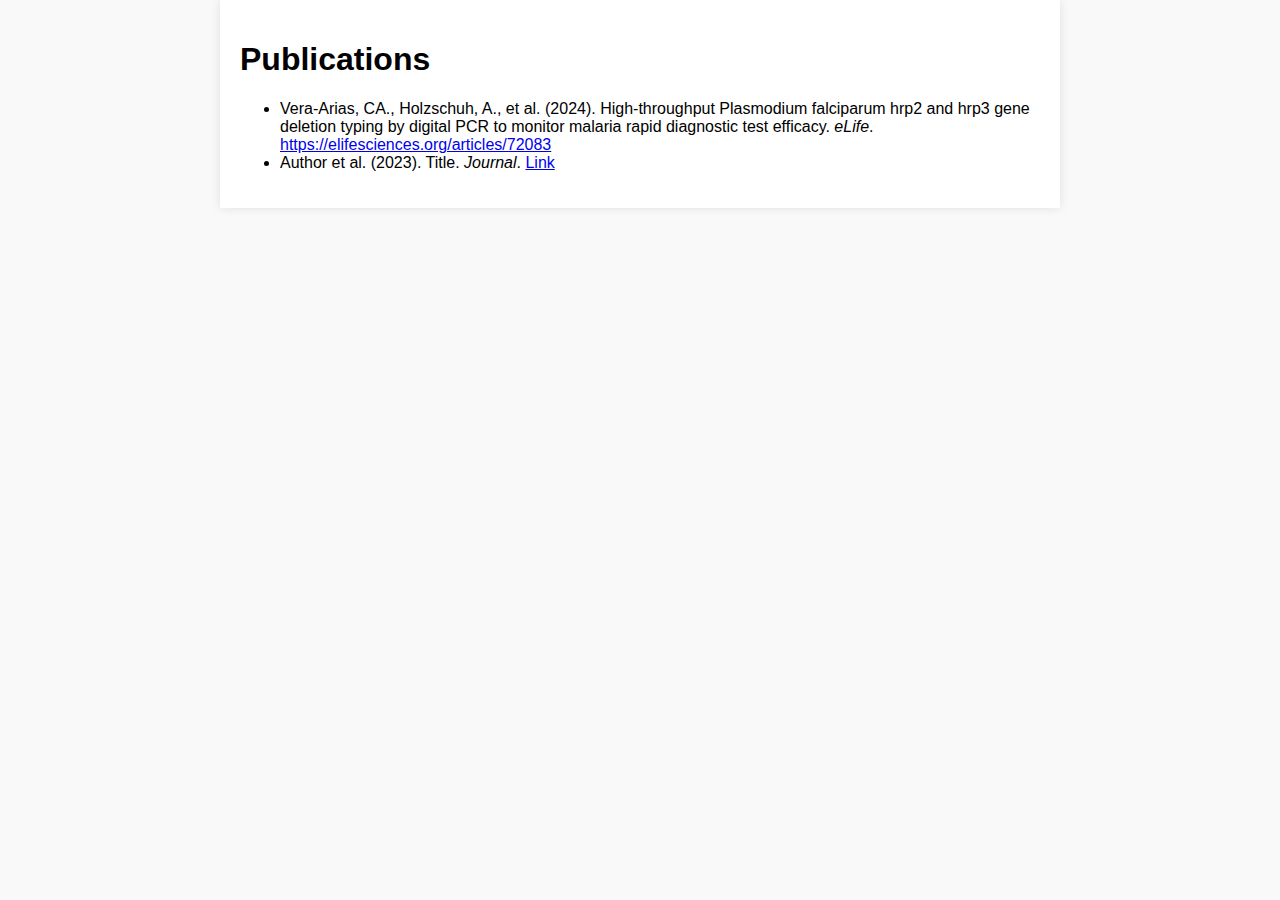
<file: publications.html>
<!DOCTYPE html>
<html>
<head><title>Publications - Claudia Vera Arias</title><link rel="stylesheet" href="style.css"></head>
<body>
<div class="container">
    <h1>Publications</h1>
    <ul>
        <li>Vera-Arias, CA., Holzschuh, A., et al. (2024). High-throughput Plasmodium falciparum hrp2 and hrp3 gene deletion typing by digital PCR to monitor malaria rapid diagnostic test efficacy. <em>eLife</em>. <a href="#">https://elifesciences.org/articles/72083</a></li>
        <li>Author et al. (2023). Title. <em>Journal</em>. <a href="#">Link</a></li>
    </ul>
</div>
</body>
</html>
</file>
<file: style.css>
body {
    font-family: Arial, sans-serif;
    background: #f9f9f9;
    margin: 0;
    padding: 0;
}
.container {
    max-width: 800px;
    margin: auto;
    background: white;
    padding: 20px;
    box-shadow: 0 0 10px rgba(0,0,0,0.1);
}
header, nav, section, footer {
    margin-bottom: 20px;
}
nav a {
    margin-right: 15px;
    text-decoration: none;
    color: #0056b3;
}
footer a {
    color: #0077b5;
}
</file>
